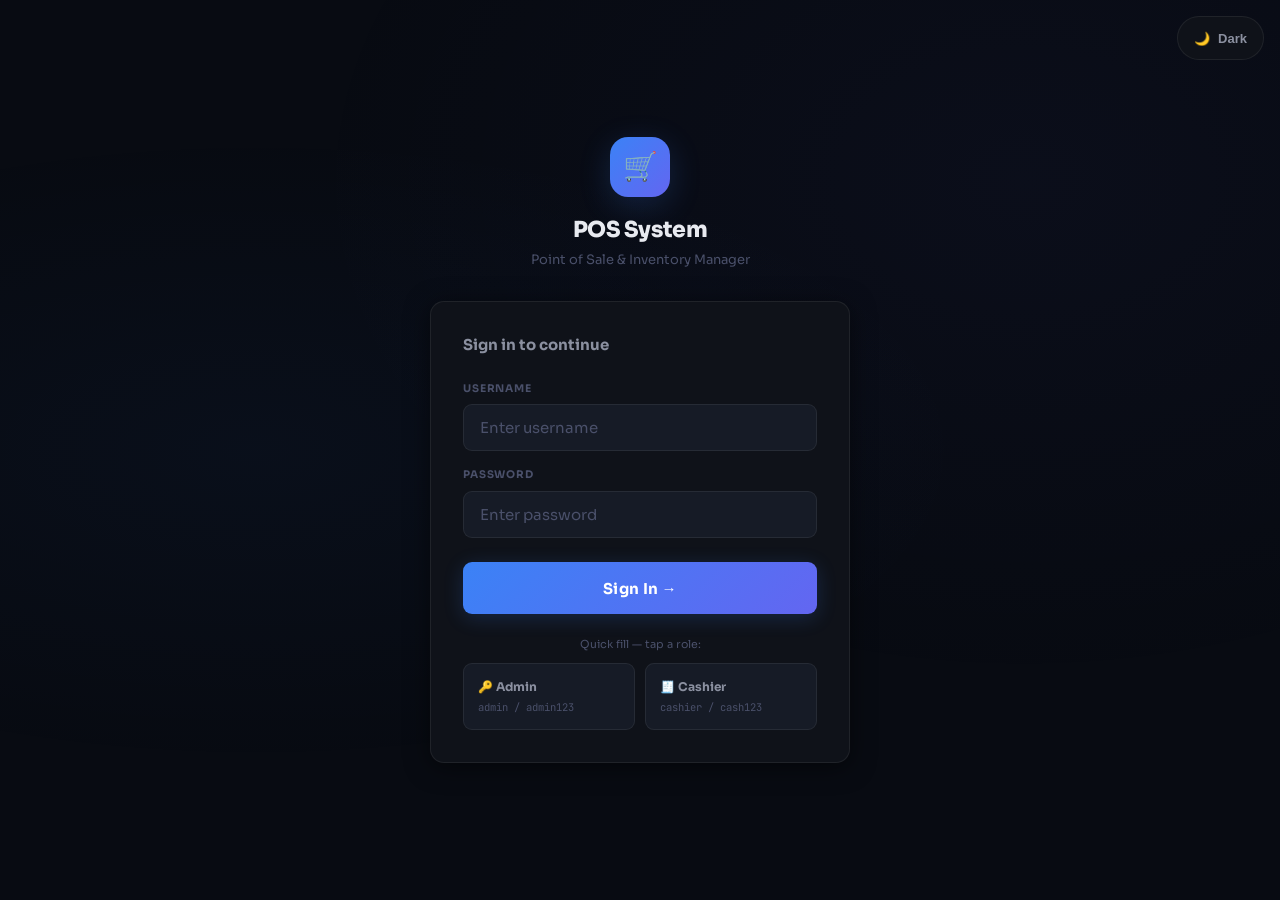
<file: index.html>
<!DOCTYPE html>
<html lang="en">
<head>
  <meta charset="UTF-8">
  <meta name="viewport" content="width=device-width, initial-scale=1.0, viewport-fit=cover">
  <title>POS Login</title>
  <link rel="stylesheet" href="style.css">
  <script>
    (function(){
      const t = localStorage.getItem('pos_theme') || 'dark';
      if (t === 'light') document.documentElement.classList.add('light-early');
    })();
  </script>
  <style>
    html.light-early body { background: #f0f2f7; }

    body {
      display: flex; align-items: center; justify-content: center;
      min-height: 100vh; padding: 16px;
    }

    .login-wrap {
      width: 100%; max-width: 420px;
      animation: pageIn 0.4s cubic-bezier(0.4,0,0.2,1) both;
    }

    .login-logo { text-align: center; margin-bottom: 32px; }

    .login-logo .logo-box {
      width: 60px; height: 60px;
      background: linear-gradient(135deg, var(--accent), var(--accent2));
      border-radius: 18px;
      display: flex; align-items: center; justify-content: center;
      font-size: 28px; margin: 0 auto 16px;
      box-shadow: 0 8px 32px var(--accent-glow);
    }

    .login-logo h1 { font-size: 22px; font-weight: 800; letter-spacing: -0.02em; }
    .login-logo p { font-size: 13px; color: var(--text3); margin-top: 4px; }

    .login-card {
      background: var(--surface); border: 1px solid var(--border);
      border-radius: var(--radius); padding: 32px;
      box-shadow: var(--card-shadow);
    }
    .login-card h2 { font-size: 15px; font-weight: 700; margin-bottom: 24px; color: var(--text2); }

    .input-group { margin-bottom: 16px; }
    .input-group label {
      display: block; font-size: 10.5px; font-weight: 700;
      text-transform: uppercase; letter-spacing: 0.08em;
      color: var(--text3); margin-bottom: 8px;
    }
    .input-group input { width: 100%; padding: 13px 16px; font-size: 15px; }

    .login-btn {
      width: 100%; padding: 14px;
      background: linear-gradient(135deg, var(--accent), var(--accent2));
      color: white; border: none; border-radius: var(--radius-sm);
      font-family: 'Sora', sans-serif; font-size: 15px; font-weight: 700;
      cursor: pointer; margin-top: 8px; transition: all 0.2s;
      letter-spacing: 0.02em; box-shadow: 0 4px 20px var(--accent-glow);
      min-height: 52px; touch-action: manipulation;
    }
    .login-btn:hover { filter: brightness(1.08); transform: translateY(-1px); box-shadow: 0 8px 28px var(--accent-glow); }
    .login-btn:active { transform: translateY(0); }

    .login-error {
      background: rgba(239,68,68,0.1); border: 1px solid rgba(239,68,68,0.25);
      border-radius: var(--radius-sm); padding: 10px 14px; color: var(--danger);
      font-size: 13px; margin-bottom: 16px; display: none;
      animation: pageIn 0.2s ease;
    }
    .login-error.show { display: block; }

    .hint-label { font-size: 11px; color: var(--text3); text-align: center; margin-top: 22px; margin-bottom: 10px; }

    .hint-cards { display: grid; grid-template-columns: 1fr 1fr; gap: 10px; }

    .hint-card {
      background: var(--surface2); border: 1px solid var(--border);
      border-radius: var(--radius-sm); padding: 14px; cursor: pointer;
      transition: border-color 0.18s, background 0.18s;
      min-height: 60px; display: flex; flex-direction: column; justify-content: center;
    }
    .hint-card:hover { border-color: var(--accent); background: var(--accent-glow); }
    .hint-card .role-name { font-size: 12px; font-weight: 700; color: var(--text2); margin-bottom: 4px; }
    .hint-card .role-creds { font-family: 'JetBrains Mono', monospace; font-size: 10.5px; color: var(--text3); }

    .theme-toggle-login {
      position: fixed; top: 16px; right: 16px;
      display: flex; align-items: center; gap: 8px;
      padding: 9px 16px;
      background: var(--surface); border: 1px solid var(--border);
      border-radius: 99px; cursor: pointer;
      transition: all var(--transition);
      font-size: 13px; font-weight: 600; color: var(--text2);
      min-height: 44px; z-index: 10;
    }
    .theme-toggle-login:hover { border-color: var(--accent); color: var(--accent); }

    /* Mobile */
    @media (max-width: 480px) {
      .login-card { padding: 22px; }
      .login-logo { margin-bottom: 24px; }
    }

    @media (max-height: 600px) and (orientation: landscape) {
      body { align-items: flex-start; padding-top: 60px; }
      .login-logo { margin-bottom: 16px; }
      .login-logo .logo-box { width: 48px; height: 48px; font-size: 22px; margin-bottom: 10px; }
      .login-logo h1 { font-size: 18px; }
      .login-card { padding: 20px; }
    }
  </style>
</head>
<body>

<button class="theme-toggle-login" onclick="toggleThemeLogin()">
  <span id="themeIcon">🌙</span>
  <span id="themeLabel">Dark</span>
</button>

<div class="login-wrap">
  <div class="login-logo">
    <div class="logo-box">🛒</div>
    <h1>POS System</h1>
    <p>Point of Sale &amp; Inventory Manager</p>
  </div>

  <div class="login-card">
    <h2>Sign in to continue</h2>
    <div class="login-error" id="loginError">Invalid username or password.</div>

    <div class="input-group">
      <label>Username</label>
      <input type="text" id="loginId" placeholder="Enter username" autocomplete="username">
    </div>

    <div class="input-group">
      <label>Password</label>
      <input type="password" id="loginPass" placeholder="Enter password" autocomplete="current-password"
             onkeydown="if(event.key==='Enter') doLogin()">
    </div>

    <button class="login-btn" onclick="doLogin()">Sign In →</button>

    <div class="hint-label">Quick fill — tap a role:</div>
    <div class="hint-cards">
      <div class="hint-card" onclick="fillCreds('admin','admin123')">
        <div class="role-name">🔑 Admin</div>
        <div class="role-creds">admin / admin123</div>
      </div>
      <div class="hint-card" onclick="fillCreds('cashier','cash123')">
        <div class="role-name">🧾 Cashier</div>
        <div class="role-creds">cashier / cash123</div>
      </div>
    </div>
  </div>
</div>

<script src="auth.js"></script>
<script>
  (function() {
    const saved = localStorage.getItem('pos_theme') || 'dark';
    if (saved === 'light') document.body.classList.add('light');
    syncLoginToggle(saved === 'light');
  })();

  function syncLoginToggle(isLight) {
    const icon = document.getElementById('themeIcon');
    const label = document.getElementById('themeLabel');
    if (icon) icon.textContent = isLight ? '☀️' : '🌙';
    if (label) label.textContent = isLight ? 'Light' : 'Dark';
  }

  function toggleThemeLogin() {
    const isLight = document.body.classList.toggle('light');
    localStorage.setItem('pos_theme', isLight ? 'light' : 'dark');
    syncLoginToggle(isLight);
  }

  const existing = authGetUser();
  if (existing) {
    window.location.href = existing.role === 'cashier' ? 'sell.html' : 'dashboard.html';
  }

  function fillCreds(id, pass) {
    document.getElementById('loginId').value = id;
    document.getElementById('loginPass').value = pass;
  }

  function doLogin() {
    const id = document.getElementById('loginId').value.trim();
    const pass = document.getElementById('loginPass').value;
    const err = document.getElementById('loginError');
    const user = authLogin(id, pass);
    if (user) {
      window.location.href = user.role === 'cashier' ? 'sell.html' : 'dashboard.html';
    } else {
      err.classList.add('show');
      setTimeout(() => err.classList.remove('show'), 3000);
    }
  }
</script>
</body>
</html>
</file>
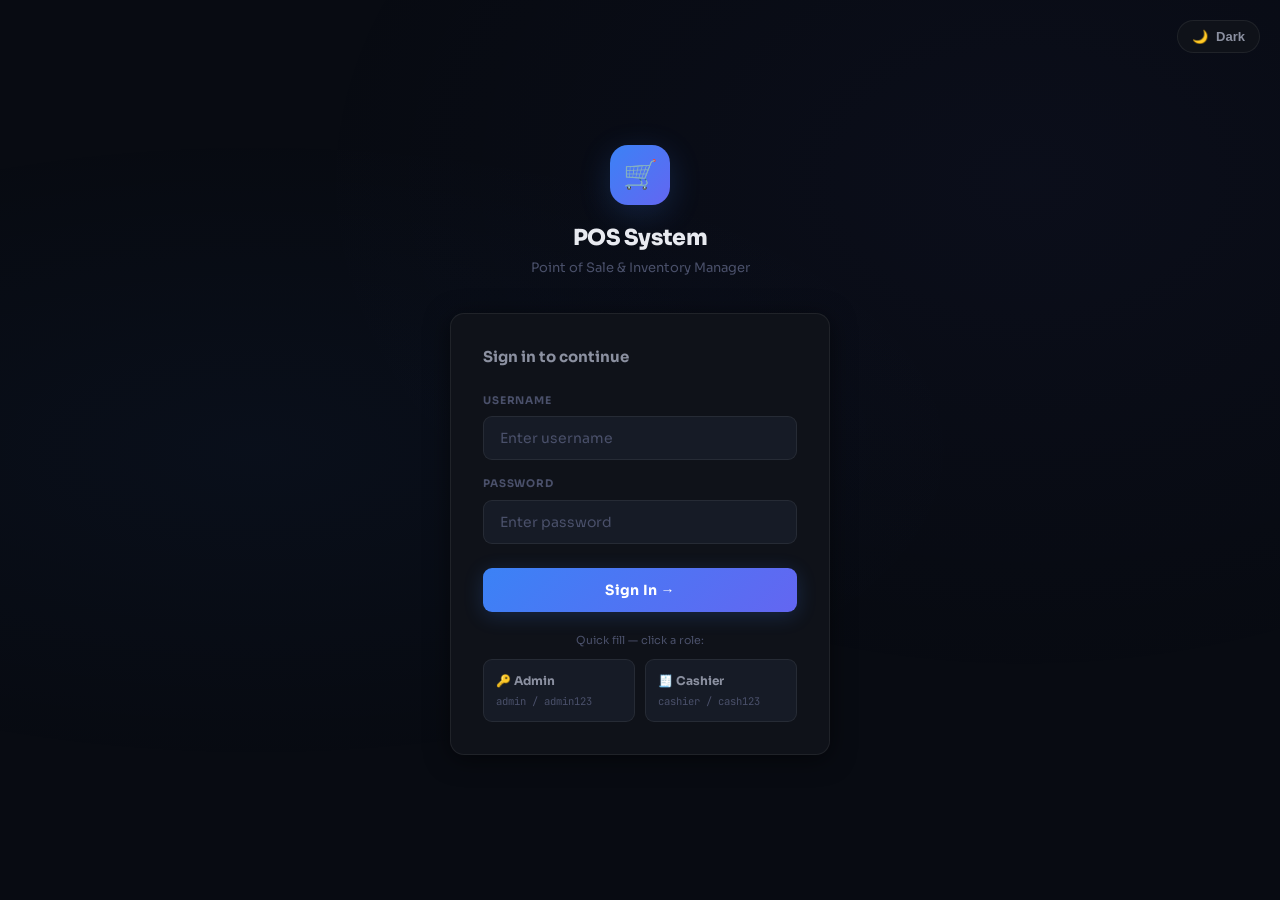
<file: login.html>
<!DOCTYPE html>
<html lang="en">
<head>
  <meta charset="UTF-8">
  <meta name="viewport" content="width=device-width, initial-scale=1.0">
  <title>POS Login</title>
  <link rel="stylesheet" href="style.css">
  <!-- Early theme: prevents flash on page load -->
  <script>
    (function(){
      const t = localStorage.getItem('pos_theme') || 'dark';
      if (t === 'light') document.documentElement.classList.add('light-early');
    })();
  </script>
  <style>
    html.light-early body { background: #f0f2f7; }

    body {
      display: flex; align-items: center; justify-content: center;
      min-height: 100vh;
    }

    .login-wrap {
      width: 100%; max-width: 420px; padding: 20px;
      animation: pageIn 0.4s cubic-bezier(0.4,0,0.2,1) both;
    }

    .login-logo { text-align: center; margin-bottom: 36px; }

    .login-logo .logo-box {
      width: 60px; height: 60px;
      background: linear-gradient(135deg, var(--accent), var(--accent2));
      border-radius: 18px;
      display: flex; align-items: center; justify-content: center;
      font-size: 28px; margin: 0 auto 16px;
      box-shadow: 0 8px 32px var(--accent-glow);
      transition: box-shadow var(--transition);
    }

    .login-logo h1 { font-size: 22px; font-weight: 800; letter-spacing: -0.02em; }
    .login-logo p { font-size: 13px; color: var(--text3); margin-top: 4px; }

    .login-card {
      background: var(--surface); border: 1px solid var(--border);
      border-radius: var(--radius); padding: 32px;
      box-shadow: var(--card-shadow);
      transition: background var(--transition), border-color var(--transition), box-shadow var(--transition);
    }

    .login-card h2 { font-size: 15px; font-weight: 700; margin-bottom: 24px; color: var(--text2); }

    .input-group { margin-bottom: 16px; }
    .input-group label {
      display: block; font-size: 10.5px; font-weight: 700;
      text-transform: uppercase; letter-spacing: 0.08em;
      color: var(--text3); margin-bottom: 8px;
      transition: color var(--transition);
    }
    .input-group input { width: 100%; padding: 12px 16px; font-size: 14px; }

    .login-btn {
      width: 100%; padding: 13px;
      background: linear-gradient(135deg, var(--accent), var(--accent2));
      color: white; border: none; border-radius: var(--radius-sm);
      font-family: 'Sora', sans-serif; font-size: 14px; font-weight: 700;
      cursor: pointer; margin-top: 8px; transition: all 0.2s;
      letter-spacing: 0.02em; box-shadow: 0 4px 20px var(--accent-glow);
    }
    .login-btn:hover { filter: brightness(1.08); transform: translateY(-1px); box-shadow: 0 8px 28px var(--accent-glow); }
    .login-btn:active { transform: translateY(0); }

    .login-error {
      background: rgba(239,68,68,0.1); border: 1px solid rgba(239,68,68,0.25);
      border-radius: var(--radius-sm); padding: 10px 14px; color: var(--danger);
      font-size: 13px; margin-bottom: 16px; display: none;
      animation: pageIn 0.2s ease;
    }
    .login-error.show { display: block; }

    .hint-label { font-size: 11px; color: var(--text3); text-align: center; margin-top: 20px; margin-bottom: 10px; }

    .hint-cards { display: grid; grid-template-columns: 1fr 1fr; gap: 10px; }

    .hint-card {
      background: var(--surface2); border: 1px solid var(--border);
      border-radius: var(--radius-sm); padding: 12px; cursor: pointer;
      transition: border-color 0.18s, background 0.18s;
    }
    .hint-card:hover { border-color: var(--accent); background: var(--accent-glow); }
    .hint-card .role-name { font-size: 12px; font-weight: 700; color: var(--text2); margin-bottom: 4px; }
    .hint-card .role-creds { font-family: 'JetBrains Mono', monospace; font-size: 10.5px; color: var(--text3); }

    .theme-toggle-login {
      position: fixed; top: 20px; right: 20px;
      display: flex; align-items: center; gap: 8px;
      padding: 8px 14px;
      background: var(--surface); border: 1px solid var(--border);
      border-radius: 99px; cursor: pointer;
      transition: all var(--transition);
      font-size: 13px; font-weight: 600; color: var(--text2);
    }
    .theme-toggle-login:hover { border-color: var(--accent); color: var(--accent); }

    @media (max-width: 480px) {
      .login-card { padding: 22px; }
      .login-wrap { padding: 16px; }
      .hint-cards { grid-template-columns: 1fr; }
    }
  </style>
</head>
<body>

<button class="theme-toggle-login" onclick="toggleThemeLogin()">
  <span id="themeIcon">🌙</span>
  <span id="themeLabel">Dark</span>
</button>

<div class="login-wrap">
  <div class="login-logo">
    <div class="logo-box">🛒</div>
    <h1>POS System</h1>
    <p>Point of Sale &amp; Inventory Manager</p>
  </div>

  <div class="login-card">
    <h2>Sign in to continue</h2>
    <div class="login-error" id="loginError">Invalid username or password.</div>

    <div class="input-group">
      <label>Username</label>
      <input type="text" id="loginId" placeholder="Enter username" autocomplete="username">
    </div>

    <div class="input-group">
      <label>Password</label>
      <input type="password" id="loginPass" placeholder="Enter password" autocomplete="current-password"
             onkeydown="if(event.key==='Enter') doLogin()">
    </div>

    <button class="login-btn" onclick="doLogin()">Sign In →</button>

    <div class="hint-label">Quick fill — click a role:</div>
    <div class="hint-cards">
      <div class="hint-card" onclick="fillCreds('admin','admin123')">
        <div class="role-name">🔑 Admin</div>
        <div class="role-creds">admin / admin123</div>
      </div>
      <div class="hint-card" onclick="fillCreds('cashier','cash123')">
        <div class="role-name">🧾 Cashier</div>
        <div class="role-creds">cashier / cash123</div>
      </div>
    </div>
  </div>
</div>

<script src="auth.js"></script>
<script>
  // Sync toggle UI on load
  (function() {
    const saved = localStorage.getItem('pos_theme') || 'dark';
    if (saved === 'light') document.body.classList.add('light');
    syncLoginToggle(saved === 'light');
  })();

  function syncLoginToggle(isLight) {
    const icon = document.getElementById('themeIcon');
    const label = document.getElementById('themeLabel');
    if (icon) icon.textContent = isLight ? '☀️' : '🌙';
    if (label) label.textContent = isLight ? 'Light' : 'Dark';
  }

  function toggleThemeLogin() {
    const isLight = document.body.classList.toggle('light');
    localStorage.setItem('pos_theme', isLight ? 'light' : 'dark');
    syncLoginToggle(isLight);
  }

  // Redirect if already logged in
  const existing = authGetUser();
  if (existing) {
    window.location.href = existing.role === 'cashier' ? 'sell.html' : 'dashboard.html';
  }

  function fillCreds(id, pass) {
    document.getElementById('loginId').value = id;
    document.getElementById('loginPass').value = pass;
  }

  function doLogin() {
    const id = document.getElementById('loginId').value.trim();
    const pass = document.getElementById('loginPass').value;
    const err = document.getElementById('loginError');
    const user = authLogin(id, pass);
    if (user) {
      window.location.href = user.role === 'cashier' ? 'sell.html' : 'dashboard.html';
    } else {
      err.classList.add('show');
      setTimeout(() => err.classList.remove('show'), 3000);
    }
  }
</script>
</body>
</html>
</file>
<file: style.css>
@import url('https://fonts.googleapis.com/css2?family=Sora:wght@300;400;500;600;700&family=JetBrains+Mono:wght@400;500&display=swap');

/* ─── EARLY THEME FLASH PREVENTION ─── */
html.light-early body, html.light-early { background: #f0f2f7 !important; color: #0f1219 !important; }

/* ─── THEME TOKENS ─── */
:root {
  --bg: #080b12;
  --bg-pattern: radial-gradient(ellipse at 20% 50%, rgba(59,130,246,0.04) 0%, transparent 50%),
                radial-gradient(ellipse at 80% 20%, rgba(99,102,241,0.04) 0%, transparent 50%);
  --surface: #0f1219;
  --surface2: #161b26;
  --surface3: #1d2333;
  --border: rgba(255,255,255,0.07);
  --border-hover: rgba(255,255,255,0.14);
  --accent: #3b82f6;
  --accent2: #6366f1;
  --accent-glow: rgba(59,130,246,0.2);
  --success: #10b981;
  --danger: #ef4444;
  --warn: #f59e0b;
  --text: #e8eaf0;
  --text2: #8b90a0;
  --text3: #4a506a;
  --card-shadow: 0 4px 24px rgba(0,0,0,0.5);
  --radius: 14px;
  --radius-sm: 9px;
  --sidebar-w: 236px;
  --topbar-h: 64px;
  --transition: 0.22s cubic-bezier(0.4,0,0.2,1);
}

/* ─── LIGHT MODE ─── */
body.light {
  --bg: #f0f2f7;
  --bg-pattern: radial-gradient(ellipse at 20% 50%, rgba(59,130,246,0.06) 0%, transparent 50%);
  --surface: #ffffff;
  --surface2: #f4f6fb;
  --surface3: #eaecf5;
  --border: rgba(0,0,0,0.08);
  --border-hover: rgba(0,0,0,0.15);
  --accent: #2563eb;
  --accent2: #4f46e5;
  --accent-glow: rgba(37,99,235,0.15);
  --success: #059669;
  --danger: #dc2626;
  --warn: #d97706;
  --text: #0f1219;
  --text2: #4b5468;
  --text3: #9aa2b8;
  --card-shadow: 0 2px 16px rgba(0,0,0,0.08);
}

*, *::before, *::after { box-sizing: border-box; margin: 0; padding: 0; }
html { scroll-behavior: smooth; overflow-x: hidden; }

body {
  font-family: 'Sora', sans-serif;
  background: var(--bg);
  color: var(--text);
  min-height: 100vh;
  line-height: 1.5;
  overflow-x: hidden;
  -webkit-tap-highlight-color: transparent;
  transition: background var(--transition), color var(--transition);
}

body::before {
  content: '';
  position: fixed; inset: 0;
  background: var(--bg-pattern);
  pointer-events: none; z-index: 0;
}

/* ─── SCROLLBAR — consistent across ALL pages ─── */
::-webkit-scrollbar { width: 5px; height: 5px; }
::-webkit-scrollbar-track { background: transparent; }
::-webkit-scrollbar-thumb { background: var(--border-hover); border-radius: 99px; }
::-webkit-scrollbar-thumb:hover { background: var(--text3); }

/* Firefox */
* { scrollbar-width: thin; scrollbar-color: var(--border-hover) transparent; }

/* ─── TABLE — shared base styles for ALL pages ─── */
.table-wrap {
  border-radius: 12px; overflow: hidden;
  border: 1px solid var(--border);
  background: var(--surface);
}
.table-scroll {
  overflow-x: auto; overflow-y: auto;
  -webkit-overflow-scrolling: touch;
  scrollbar-width: thin;
  scrollbar-color: var(--border-hover) transparent;
}
.table-scroll::-webkit-scrollbar { width: 5px; height: 5px; }
.table-scroll::-webkit-scrollbar-track { background: transparent; }
.table-scroll::-webkit-scrollbar-thumb { background: var(--border-hover); border-radius: 99px; }
.table-scroll::-webkit-scrollbar-thumb:hover { background: var(--text3); }
table { width: 100%; border-collapse: collapse; min-width: 340px; }
thead { background: var(--surface2); }
th {
  padding: 11px 12px; font-size: 10.5px; font-weight: 700;
  text-transform: uppercase; letter-spacing: 0.06em;
  color: var(--text3); text-align: left;
  border-bottom: 1px solid var(--border);
}
td {
  padding: 10px 12px; font-size: 13px;
  color: var(--text); border-bottom: 1px solid var(--border);
}
tr:last-child td { border-bottom: none; }
tr:hover td { background: var(--surface2); transition: background 0.15s; }

/* ─── LAYOUT ─── */
.app-shell { display: flex; min-height: 100vh; }

/* ─── SIDEBAR OVERLAY ─── */
.sidebar-overlay {
  display: none;
  position: fixed; inset: 0;
  background: rgba(0,0,0,0.6);
  z-index: 200;
  opacity: 0;
  transition: opacity var(--transition);
  pointer-events: none;
}
.sidebar-overlay.active {
  display: block;
  opacity: 1;
  pointer-events: auto;
}

/* ─── SIDEBAR ─── */
.sidebar {
  width: var(--sidebar-w);
  flex-shrink: 0;
  background: var(--surface);
  border-right: 1px solid var(--border);
  display: flex;
  flex-direction: column;
  position: fixed;
  top: 0; left: 0; bottom: 0;
  z-index: 300;
  transition: transform var(--transition), box-shadow var(--transition), background var(--transition), border-color var(--transition);
  will-change: transform;
}

.sidebar-logo {
  padding: 24px 20px 18px;
  border-bottom: 1px solid var(--border);
  display: flex; align-items: center; gap: 12px;
  transition: border-color var(--transition);
  flex-shrink: 0;
}

.logo-icon {
  width: 38px; height: 38px;
  background: linear-gradient(135deg, var(--accent), var(--accent2));
  border-radius: 11px;
  display: flex; align-items: center; justify-content: center;
  font-size: 18px; flex-shrink: 0;
  box-shadow: 0 4px 16px var(--accent-glow);
}

.sidebar-logo-text h2 { font-size: 14px; font-weight: 700; letter-spacing: 0.02em; color: var(--text); }
.sidebar-logo-text p { font-size: 10.5px; color: var(--text3); font-family: 'JetBrains Mono', monospace; margin-top: 1px; }

.sidebar-nav {
  flex: 1; padding: 14px 10px;
  display: flex; flex-direction: column; gap: 2px;
  overflow-y: auto;
  -webkit-overflow-scrolling: touch;
}

.nav-label {
  font-size: 9.5px; font-weight: 700;
  text-transform: uppercase; letter-spacing: 0.12em;
  color: var(--text3); padding: 10px 12px 5px;
}

.nav-link {
  display: flex; align-items: center; gap: 10px;
  padding: 12px 13px; border-radius: var(--radius-sm);
  color: var(--text2); text-decoration: none;
  font-size: 13.5px; font-weight: 500;
  transition: background var(--transition), color var(--transition);
  cursor: pointer; border: none; background: none;
  width: 100%; text-align: left; position: relative; overflow: hidden;
  min-height: 48px;
}

.nav-link .icon { font-size: 16px; flex-shrink: 0; }

.nav-link::before {
  content: ''; position: absolute;
  left: 0; top: 50%; transform: translateY(-50%);
  width: 3px; height: 0;
  background: linear-gradient(to bottom, var(--accent), var(--accent2));
  border-radius: 0 3px 3px 0;
  transition: height var(--transition);
}

.nav-link:hover { background: rgba(59,130,246,0.08); color: var(--text); }
.nav-link.active { background: rgba(59,130,246,0.12); color: var(--accent); font-weight: 600; }
.nav-link.active::before { height: 60%; }

.sidebar-footer {
  padding: 14px 10px;
  border-top: 1px solid var(--border);
  flex-shrink: 0;
}

/* ─── THEME TOGGLE ─── */
.theme-toggle-wrap {
  padding: 10px;
  border-bottom: 1px solid var(--border);
  flex-shrink: 0;
}

.theme-toggle {
  display: flex; align-items: center; gap: 10px;
  padding: 10px 13px; border-radius: var(--radius-sm);
  cursor: pointer; border: 1px solid var(--border);
  background: var(--surface2); width: 100%;
  transition: all var(--transition);
  min-height: 48px;
}
.theme-toggle:hover { border-color: var(--accent); background: var(--accent-glow); }

.toggle-track {
  width: 36px; height: 20px; background: var(--surface3);
  border-radius: 99px; position: relative;
  transition: background var(--transition); flex-shrink: 0;
  border: 1px solid var(--border);
}

.toggle-thumb {
  position: absolute; top: 2px; left: 2px;
  width: 14px; height: 14px; background: var(--text3);
  border-radius: 99px;
  transition: transform 0.25s cubic-bezier(0.34,1.56,0.64,1), background 0.2s;
}

body.light .toggle-track { background: var(--accent); border-color: var(--accent); }
body.light .toggle-thumb { background: white; transform: translateX(16px); }

.toggle-label { font-size: 12.5px; font-weight: 600; color: var(--text2); flex: 1; }
.toggle-icon { font-size: 15px; }

.user-badge {
  display: flex; align-items: center; gap: 10px;
  padding: 10px 12px; background: var(--surface2);
  border-radius: var(--radius-sm); border: 1px solid var(--border);
}

.user-avatar {
  width: 32px; height: 32px; border-radius: 9px;
  display: flex; align-items: center; justify-content: center;
  font-size: 13px; font-weight: 700; flex-shrink: 0;
}
.user-avatar.admin { background: linear-gradient(135deg,#6366f1,#8b5cf6); }
.user-avatar.cashier { background: linear-gradient(135deg,#10b981,#059669); }

.user-info { flex: 1; min-width: 0; }
.user-info strong { display: block; font-size: 12px; font-weight: 600; color: var(--text); overflow: hidden; text-overflow: ellipsis; white-space: nowrap; }
.user-info span { font-size: 10px; color: var(--text3); text-transform: capitalize; }

.logout-btn {
  background: none; border: none; color: var(--text3);
  cursor: pointer; font-size: 16px; padding: 8px;
  border-radius: 6px; transition: color 0.2s, background 0.2s; flex-shrink: 0;
  min-width: 36px; min-height: 36px; display: flex; align-items: center; justify-content: center;
}
.logout-btn:hover { color: var(--danger); background: rgba(239,68,68,0.1); }

/* ─── MAIN CONTENT ─── */
.main-content {
  margin-left: var(--sidebar-w);
  flex: 1; display: flex; flex-direction: column; min-width: 0;
  transition: margin-left var(--transition);
  height: 100vh;
  overflow: hidden;
}

/* ─── TOPBAR ─── */
.topbar {
  border-bottom: 1px solid var(--border);
  padding: 0 28px;
  height: var(--topbar-h);
  display: flex; align-items: center; justify-content: space-between;
  position: sticky; top: 0; z-index: 100;
  transition: background var(--transition), border-color var(--transition);
  background: var(--surface);
  gap: 12px;
}

.topbar-left { display: flex; align-items: center; gap: 12px; min-width: 0; flex: 1; }
.topbar h1 { font-size: 17px; font-weight: 700; letter-spacing: -0.01em; white-space: nowrap; overflow: hidden; text-overflow: ellipsis; }
.topbar-right { display: flex; align-items: center; gap: 10px; flex-shrink: 0; }

/* ─── HAMBURGER ─── */
.hamburger {
  display: none; flex-direction: column; gap: 5px;
  cursor: pointer; padding: 10px; border-radius: var(--radius-sm);
  border: 1px solid var(--border); background: var(--surface2);
  transition: all var(--transition); flex-shrink: 0;
  min-width: 44px; min-height: 44px; align-items: center; justify-content: center;
}
.hamburger:hover { border-color: var(--accent); background: var(--accent-glow); }

.hamburger span {
  display: block; width: 18px; height: 2px;
  background: var(--text2); border-radius: 2px;
  transition: transform 0.3s cubic-bezier(0.4,0,0.2,1), opacity 0.25s;
  transform-origin: center;
}

.hamburger.open span:nth-child(1) { transform: translateY(7px) rotate(45deg); background: var(--accent); }
.hamburger.open span:nth-child(2) { opacity: 0; transform: scaleX(0); }
.hamburger.open span:nth-child(3) { transform: translateY(-7px) rotate(-45deg); background: var(--accent); }

/* ─── DATE PILL — always visible, adapts by breakpoint ─── */
.topbar-meta {
  font-size: 11.5px; color: var(--text3);
  font-family: 'JetBrains Mono', monospace;
  background: var(--surface2); padding: 5px 12px;
  border-radius: 99px; border: 1px solid var(--border);
  white-space: nowrap;
  /* Always visible — never hidden */
  display: block;
}

/* ─── PAGE BODY ─── */
.page-body {
  padding: 28px; flex: 1;
  animation: pageIn 0.35s cubic-bezier(0.4,0,0.2,1) both;
  overflow-y: auto;
  height: calc(100vh - var(--topbar-h));
  -webkit-overflow-scrolling: touch;
}

@keyframes pageIn {
  from { opacity: 0; transform: translateY(10px); }
  to { opacity: 1; transform: translateY(0); }
}

/* ─── CARDS ─── */
.card {
  background: var(--surface); border: 1px solid var(--border);
  border-radius: var(--radius); padding: 24px;
  box-shadow: var(--card-shadow);
  transition: background var(--transition), border-color var(--transition);
}

/* ─── STAT GRID ─── */
.stat-grid {
  display: grid;
  grid-template-columns: repeat(auto-fit, minmax(180px, 1fr));
  gap: 14px; margin-bottom: 28px;
}

.stat-card {
  background: var(--surface); border: 1px solid var(--border);
  border-radius: var(--radius); padding: 20px;
  position: relative; overflow: hidden;
  transition: transform 0.22s cubic-bezier(0.34,1.56,0.64,1), box-shadow 0.22s, background var(--transition), border-color var(--transition);
  animation: cardIn 0.4s cubic-bezier(0.4,0,0.2,1) both;
}
.stat-card:nth-child(1) { animation-delay: 0.05s; }
.stat-card:nth-child(2) { animation-delay: 0.1s; }
.stat-card:nth-child(3) { animation-delay: 0.15s; }
.stat-card:nth-child(4) { animation-delay: 0.2s; }

@keyframes cardIn {
  from { opacity: 0; transform: translateY(16px) scale(0.97); }
  to { opacity: 1; transform: translateY(0) scale(1); }
}

.stat-card::before {
  content: ''; position: absolute; top: 0; left: 0; right: 0;
  height: 3px; transition: height 0.22s;
}
.stat-card.blue::before { background: linear-gradient(90deg, var(--accent), var(--accent2)); }
.stat-card.green::before { background: linear-gradient(90deg, #10b981, #34d399); }
.stat-card.yellow::before { background: linear-gradient(90deg, #f59e0b, #fbbf24); }
.stat-card.red::before { background: linear-gradient(90deg, #ef4444, #f87171); }
.stat-card:hover { transform: translateY(-3px); box-shadow: 0 12px 36px rgba(0,0,0,0.35); }

.stat-label {
  font-size: 10.5px; font-weight: 700; text-transform: uppercase;
  letter-spacing: 0.1em; color: var(--text3); margin-bottom: 10px;
}
.stat-value {
  font-size: 26px; font-weight: 700;
  font-family: 'JetBrains Mono', monospace;
  letter-spacing: -0.03em; color: var(--text);
}
.stat-icon {
  position: absolute; top: 18px; right: 18px;
  font-size: 24px; opacity: 0.12;
  transition: opacity 0.22s, transform 0.22s;
}
.stat-card:hover .stat-icon { opacity: 0.2; transform: scale(1.1) rotate(-5deg); }

/* ─── INPUTS & NATIVE CALENDAR FIXES ─── */
.form-row {
  display: flex; flex-wrap: wrap; gap: 10px;
  margin-bottom: 16px; align-items: flex-end;
}
.form-group { display: flex; flex-direction: column; gap: 6px; min-width: 0; }
.form-group label {
  font-size: 10.5px; font-weight: 700; text-transform: uppercase;
  letter-spacing: 0.08em; color: var(--text3); white-space: nowrap;
}

input, select {
  background: var(--surface2); border: 1px solid var(--border);
  border-radius: var(--radius-sm); padding: 11px 14px;
  color: var(--text); font-family: 'Sora', sans-serif;
  font-size: 14px; outline: none; min-width: 0; width: 100%;
  transition: border-color 0.18s, box-shadow 0.18s, background var(--transition), color var(--transition);
  -webkit-appearance: none; appearance: none;
  min-height: 44px;
}
input:focus, select:focus {
  border-color: var(--accent); box-shadow: 0 0 0 3px var(--accent-glow);
}
input::placeholder { color: var(--text3); }
select option { background: var(--surface2); color: var(--text); }

input[type="date"] { position: relative; -webkit-appearance: none; appearance: none; }
input[type="date"]::-webkit-calendar-picker-indicator {
  position: absolute; right: 12px; top: 50%; transform: translateY(-50%);
  font-size: 14px; width: 16px; height: 16px; cursor: pointer;
  border-radius: 4px; padding: 2px;
  filter: invert(0.7) sepia(1) cubic-bezier(0.4,0,0.2,1);
  opacity: 0.85; transition: opacity 0.15s, filter 0.15s;
}
body.light input[type="date"]::-webkit-calendar-picker-indicator { filter: invert(0.2) sepia(0); opacity: 0.65; }
input[type="date"]::-webkit-calendar-picker-indicator:hover { opacity: 1; }

/* ─── BUTTONS ─── */
.btn {
  display: inline-flex; align-items: center; justify-content: center; gap: 7px;
  padding: 11px 18px; border: none; border-radius: var(--radius-sm);
  cursor: pointer; font-family: 'Sora', sans-serif;
  font-size: 13px; font-weight: 600;
  transition: all 0.18s cubic-bezier(0.4,0,0.2,1);
  white-space: nowrap; letter-spacing: 0.01em;
  position: relative; overflow: hidden;
  min-height: 44px; touch-action: manipulation;
  -webkit-tap-highlight-color: transparent;
}
.btn::after { content: ''; position: absolute; inset: 0; background: rgba(255,255,255,0.1); opacity: 0; transition: opacity 0.15s; }
.btn:active::after { opacity: 1; }

.btn-primary { background: linear-gradient(135deg, var(--accent), var(--accent2)); color: white; box-shadow: 0 2px 12px var(--accent-glow); }
.btn-primary:hover { transform: translateY(-1px); box-shadow: 0 4px 20px var(--accent-glow); filter: brightness(1.08); }
.btn-primary:active { transform: translateY(0); }
.btn-primary:disabled { opacity: 0.5; cursor: not-allowed; transform: none; filter: none; }

.btn-success { background: linear-gradient(135deg, #10b981, #059669); color: white; box-shadow: 0 2px 12px rgba(16,185,129,0.2); }
.btn-success:hover { transform: translateY(-1px); filter: brightness(1.08); }

.btn-danger { background: rgba(239,68,68,0.1); color: var(--danger); border: 1px solid rgba(239,68,68,0.2); }
.btn-danger:hover { background: var(--danger); color: white; border-color: var(--danger); transform: translateY(-1px); }

.btn-ghost { background: var(--surface2); color: var(--text2); border: 1px solid var(--border); }
.btn-ghost:hover { border-color: var(--accent); color: var(--accent); background: var(--accent-glow); }

.btn-sm { padding: 7px 13px; font-size: 12px; gap: 5px; min-height: 36px; }

/* ─── TABLE EXTRAS ─── */
thead tr { background: var(--surface2); }
tbody tr { transition: background var(--transition); }
.low-stock td { color: var(--warn); }
.low-stock { background: rgba(245,158,11,0.03) !important; }

/* ─── BADGES ─── */
.badge {
  display: inline-flex; align-items: center;
  padding: 3px 9px; border-radius: 99px;
  font-size: 10.5px; font-weight: 700; letter-spacing: 0.03em;
  white-space: nowrap;
}
.badge-blue { background: rgba(59,130,246,0.12); color: var(--accent); }
.badge-green { background: rgba(16,185,129,0.12); color: var(--success); }
.badge-red { background: rgba(239,68,68,0.12); color: var(--danger); }
.badge-yellow { background: rgba(245,158,11,0.12); color: var(--warn); }

/* ─── SECTION TITLE ─── */
.section-title {
  font-size: 11px; font-weight: 700; text-transform: uppercase;
  letter-spacing: 0.1em; color: var(--text3); margin-bottom: 14px;
  display: flex; align-items: center; gap: 10px;
}
.section-title::after { content: ''; flex: 1; height: 1px; background: var(--border); }

/* ─── TOAST ─── */
#toast {
  position: fixed; bottom: 24px; right: 24px;
  background: var(--surface); border: 1px solid var(--border);
  border-radius: var(--radius-sm); padding: 13px 18px;
  font-size: 13px; font-weight: 500; color: var(--text);
  box-shadow: 0 8px 40px rgba(0,0,0,0.35);
  z-index: 9999; display: flex; align-items: center; gap: 9px;
  pointer-events: none; opacity: 0;
  transform: translateY(12px) scale(0.96);
  transition: opacity 0.22s, transform 0.28s cubic-bezier(0.34,1.56,0.64,1);
  max-width: 320px;
}
#toast.show { opacity: 1; transform: translateY(0) scale(1); pointer-events: auto; }
.toast-icon { width: 20px; height: 20px; border-radius: 50%; display: flex; align-items: center; justify-content: center; font-size: 11px; flex-shrink: 0; font-weight: 700; }
#toast.success { border-color: var(--success); }
#toast.success .toast-icon { background: rgba(16,185,129,0.15); color: var(--success); }
#toast.error { border-color: var(--danger); }
#toast.error .toast-icon { background: rgba(239,68,68,0.15); color: var(--danger); }

/* ─── EMPTY STATE ─── */
.empty-state { text-align: center; padding: 48px 24px; color: var(--text3); }
.empty-state .empty-icon { font-size: 38px; margin-bottom: 12px; opacity: 0.6; }
.empty-state p { font-size: 13px; font-weight: 500; }

/* ─── MODAL ─── */
.modal-overlay {
  position: fixed; inset: 0; background: rgba(0,0,0,0.6);
  display: flex; align-items: center; justify-content: center;
  z-index: 1000; backdrop-filter: blur(6px);
  opacity: 0; pointer-events: none; transition: opacity 0.22s;
  padding: 16px;
}
.modal-overlay.open { opacity: 1; pointer-events: all; }

.modal {
  background: var(--surface); border: 1px solid var(--border);
  border-radius: var(--radius); padding: 28px;
  width: 100%; max-width: 480px;
  box-shadow: 0 32px 80px rgba(0,0,0,0.5);
  transform: scale(0.93) translateY(12px);
  transition: transform 0.28s cubic-bezier(0.34,1.56,0.64,1);
  max-height: 90vh; overflow-y: auto;
}
.modal-overlay.open .modal { transform: scale(1) translateY(0); }
.modal h3 { font-size: 16px; font-weight: 700; margin-bottom: 20px; }
.modal-actions { display: flex; gap: 10px; margin-top: 20px; justify-content: flex-end; flex-wrap: wrap; }

/* ─── RECEIPT ─── */
.receipt-card {
  background: var(--surface2); border: 1px solid var(--border);
  border-radius: var(--radius); padding: 18px;
  font-family: 'JetBrains Mono', monospace; font-size: 12.5px;
}
.receipt-card hr { border: none; border-top: 1px dashed var(--border); margin: 12px 0; }
.receipt-row { display: flex; justify-content: space-between; margin-bottom: 6px; gap: 12px; }
.receipt-row span:first-child { flex: 1; min-width: 0; overflow: hidden; text-overflow: ellipsis; white-space: nowrap; }
.receipt-total { font-size: 15px; font-weight: 700; color: var(--success); }

/* ─── FILTER BAR ─── */
.filter-bar {
  display: flex; gap: 10px; flex-wrap: wrap;
  margin-bottom: 18px; align-items: flex-end;
}
.filter-bar input, .filter-bar select { flex: 1 1 150px; min-width: 120px; }
.filter-bar .btn { flex-shrink: 0; }
.filter-bar .form-group { flex: 1 1 140px; min-width: 120px; }

/* ─── RECEIPT MODAL (sell page) ─── */
.receipt-modal {
  display: none; position: fixed; inset: 0;
  background: rgba(0,0,0,0.65); z-index: 1000;
  align-items: center; justify-content: center;
  backdrop-filter: blur(6px); padding: 16px;
}
.receipt-modal.open { display: flex; }

.receipt-box {
  background: var(--surface); border: 1px solid var(--border);
  border-radius: var(--radius); padding: 28px;
  width: 100%; max-width: 400px;
  box-shadow: 0 32px 80px rgba(0,0,0,0.6);
  animation: modalPop 0.28s cubic-bezier(0.34,1.56,0.64,1) both;
  max-height: 90vh; overflow-y: auto;
}
@keyframes modalPop {
  from { opacity: 0; transform: scale(0.9) translateY(16px); }
  to { opacity: 1; transform: scale(1) translateY(0); }
}
.receipt-box h3 { text-align: center; font-size: 17px; margin-bottom: 4px; }
.receipt-box .receipt-sub {
  text-align: center; font-size: 11px;
  color: var(--text3); margin-bottom: 20px;
  font-family: 'JetBrains Mono', monospace;
}

/* ─── INVENTORY ADD GRID ─── */
.list-add-grid {
  display: grid;
  grid-template-columns: 2fr 100px 120px 140px auto;
  gap: 10px;
  align-items: flex-end;
}

/* ═══════════════════════════════════════════════════════════
   RESPONSIVE — TABLET LANDSCAPE (900px–1200px)
   Matches reference: sidebar visible, date top-right, 2-col sell
═══════════════════════════════════════════════════════════ */
@media (max-width: 1200px) and (min-width: 901px) {
  :root { --sidebar-w: 210px; }

  .stat-grid { grid-template-columns: repeat(2, 1fr); }
  .stat-value { font-size: 22px; }
  .page-body { padding: 22px; }
  .topbar { padding: 0 22px; }
  .topbar-meta { font-size: 11px; padding: 5px 10px; }
  .list-add-grid { grid-template-columns: 1fr 1fr; }
  .list-add-grid .btn { grid-column: 1 / -1; }
}

/* ═══════════════════════════════════════════════════════════
   RESPONSIVE — TABLET PORTRAIT (768px–900px)
   Matches reference: sidebar slides in, date pill always shown
   Sell page: products stacked above cart (like screenshot)
═══════════════════════════════════════════════════════════ */
@media (max-width: 900px) {
  .sidebar {
    transform: translateX(-100%);
    box-shadow: none;
    z-index: 300;
  }
  .sidebar.mobile-open {
    transform: translateX(0);
    box-shadow: 6px 0 40px rgba(0,0,0,0.5);
  }
  /* sidebar-overlay pointer-events controlled by .active class */
  .main-content { margin-left: 0; }
  .hamburger { display: flex; }
  .topbar { padding: 0 16px; height: 60px; }
  /* Date always visible — smaller pill on tablet */
  .topbar-meta { font-size: 10.5px; padding: 4px 10px; }
  .page-body { padding: 18px; }

  .stat-grid { grid-template-columns: repeat(3, 1fr); gap: 12px; margin-bottom: 20px; }
  .stat-value { font-size: 20px; }

  /* Tablet sell: cart visible as sidebar */

  .list-add-grid { grid-template-columns: 1fr 1fr; }
  .list-add-grid .btn { grid-column: 1 / -1; }
  .filter-bar input, .filter-bar select { flex: 1 1 140px; }
  .modal { padding: 22px; }
}

/* ═══════════════════════════════════════════════════════════
   RESPONSIVE — TABLET PORTRAIT SMALL (600px–768px)
   Sell: stacked layout, cart as bottom sheet
═══════════════════════════════════════════════════════════ */
@media (max-width: 768px) {
  .stat-grid { grid-template-columns: repeat(2, 1fr); gap: 10px; }
  .stat-value { font-size: 19px; }

  /* Cart: handled in sell.html styles */
}

/* ═══════════════════════════════════════════════════════════
   RESPONSIVE — MOBILE PORTRAIT (≤600px)
   Matches screenshot: hamburger | title | date-pill in one row
   Cart fixed as bottom drawer
═══════════════════════════════════════════════════════════ */
@media (max-width: 600px) {
  :root { --topbar-h: 56px; }

  .topbar {
    height: 56px;
    padding: 0 12px;
    gap: 8px;
  }
  /* Title shrinks to make room for date pill */
  .topbar h1 { font-size: 15px; }

  /* Date pill: compact but always visible */
  .topbar-meta {
    font-size: 10px;
    padding: 4px 8px;
    border-radius: 99px;
    /* Shorten text via JS if needed, but always rendered */
  }

  .page-body { padding: 12px; }

  .stat-grid { grid-template-columns: repeat(2, 1fr); gap: 10px; margin-bottom: 14px; }
  .stat-card { padding: 14px; }
  .stat-value { font-size: 18px; }
  .stat-label { font-size: 9.5px; margin-bottom: 6px; }
  .stat-icon { font-size: 18px; top: 12px; right: 12px; }
  .card { padding: 14px; }

  .table-wrap { border-radius: 12px; }
  .table-scroll { overflow-x: auto; -webkit-overflow-scrolling: touch; }
  table { min-width: 360px; }
  th, td { padding: 8px 8px; font-size: 11.5px; }

  /* Filter bar: search and category in same row on mobile */
  .filter-bar { flex-direction: row; align-items: stretch; gap: 8px; flex-wrap: nowrap; }
  .filter-bar input { flex: 1 1 0; min-width: 0; }
  .filter-bar select { flex: 0 0 auto; width: auto; min-width: 110px; }
  .filter-bar .form-group { flex: 1 1 0; min-width: 0; }
  .filter-bar .btn { width: 100%; }

  .form-row { flex-direction: column; }
  .form-row .form-group { width: 100%; }
  .list-add-grid { grid-template-columns: 1fr; }
  .list-add-grid .btn { grid-column: auto; width: 100%; }

  /* Modal: slides up from bottom */
  .modal-overlay { padding: 0; align-items: flex-end; }
  .modal {
    padding: 20px; border-radius: var(--radius) var(--radius) 0 0;
    max-height: 92vh; margin: 0; max-width: 100%;
    transform: translateY(100%);
  }
  .modal-overlay.open .modal { transform: translateY(0); }
  .modal-actions { flex-direction: column; }
  .modal-actions .btn { width: 100%; }

  .receipt-modal { padding: 0; align-items: flex-end; }
  .receipt-box { padding: 20px; border-radius: var(--radius) var(--radius) 0 0; max-width: 100%; }

  /* Cart drawer styles handled in sell.html */

  #toast { bottom: 16px; right: 12px; left: 12px; max-width: none; }

  .btn { padding: 10px 14px; font-size: 13px; }
  .btn-sm { padding: 6px 8px; font-size: 11px; min-height: 32px; }
  .section-title { font-size: 10px; }
}

/* ═══════════════════════════════════════════════════════════
   RESPONSIVE — VERY SMALL MOBILE (≤400px)
═══════════════════════════════════════════════════════════ */
@media (max-width: 400px) {
  .page-body { padding: 10px; }
  .topbar { padding: 0 10px; gap: 6px; }
  .topbar h1 { font-size: 14px; }
  /* Date pill: hide label text, keep it very compact */
  .topbar-meta { font-size: 9.5px; padding: 3px 7px; }
  .stat-grid { grid-template-columns: repeat(2, 1fr); gap: 8px; }
  .stat-value { font-size: 17px; }
  .stat-card { padding: 12px; }
  table { min-width: 380px; }
  th, td { padding: 8px 10px; font-size: 11.5px; }
}

/* ═══════════════════════════════════════════════════════════
   LANDSCAPE PHONE — short viewport
   Matches reference landscape screenshot: tight topbar,
   sell layout side-by-side, date always visible
═══════════════════════════════════════════════════════════ */
@media (max-height: 520px) and (orientation: landscape) {
  :root { --topbar-h: 48px; }
  .topbar { height: 48px; padding: 0 14px; gap: 10px; }
  .topbar h1 { font-size: 15px; }
  .topbar-meta { font-size: 10px; padding: 3px 9px; }
  .page-body { padding: 10px 14px; }

  .stat-grid { grid-template-columns: repeat(3, 1fr); gap: 8px; margin-bottom: 10px; }
  .stat-card { padding: 10px 12px; }
  .stat-value { font-size: 16px; }
  .stat-label { margin-bottom: 3px; font-size: 9px; }
  .stat-icon { font-size: 16px; top: 8px; right: 10px; }

  /* Cart layout handled in sell.html styles */

  #toast { bottom: 10px; right: 12px; left: auto; max-width: 280px; }
  .modal-overlay { align-items: center; }
  .modal { border-radius: var(--radius); max-height: 95vh; transform: scale(0.93) translateY(12px); }
  .modal-overlay.open .modal { transform: scale(1) translateY(0); }
  .receipt-modal { align-items: center; padding: 12px; }
  .receipt-box { border-radius: var(--radius); }

  /* Sidebar slimmer in landscape */
  .sidebar { width: 190px; }
  :root { --sidebar-w: 190px; }
}

/* ─── PRINT ─── */
@media print {
  .sidebar, .topbar, .hamburger, .sidebar-overlay, .cart-panel { display: none !important; }
  .main-content { margin-left: 0; }
  .page-body { padding: 10px; }
}

/* ─── PRINT ─── */
@media print {
  .sidebar, .topbar, .hamburger, .sidebar-overlay, .cart-panel { display: none !important; }
  .main-content { margin-left: 0; }
  .page-body { padding: 10px; }
}

/* ─── CART FAB (floating action button for mobile/landscape) ─── */
/* Cart overlay backdrop for landscape */
.cart-overlay {
  display: none;
  position: fixed; inset: 0;
  z-index: 395;
  background: rgba(0,0,0,0.4);
}
.cart-overlay.active { display: block; }
</file>
